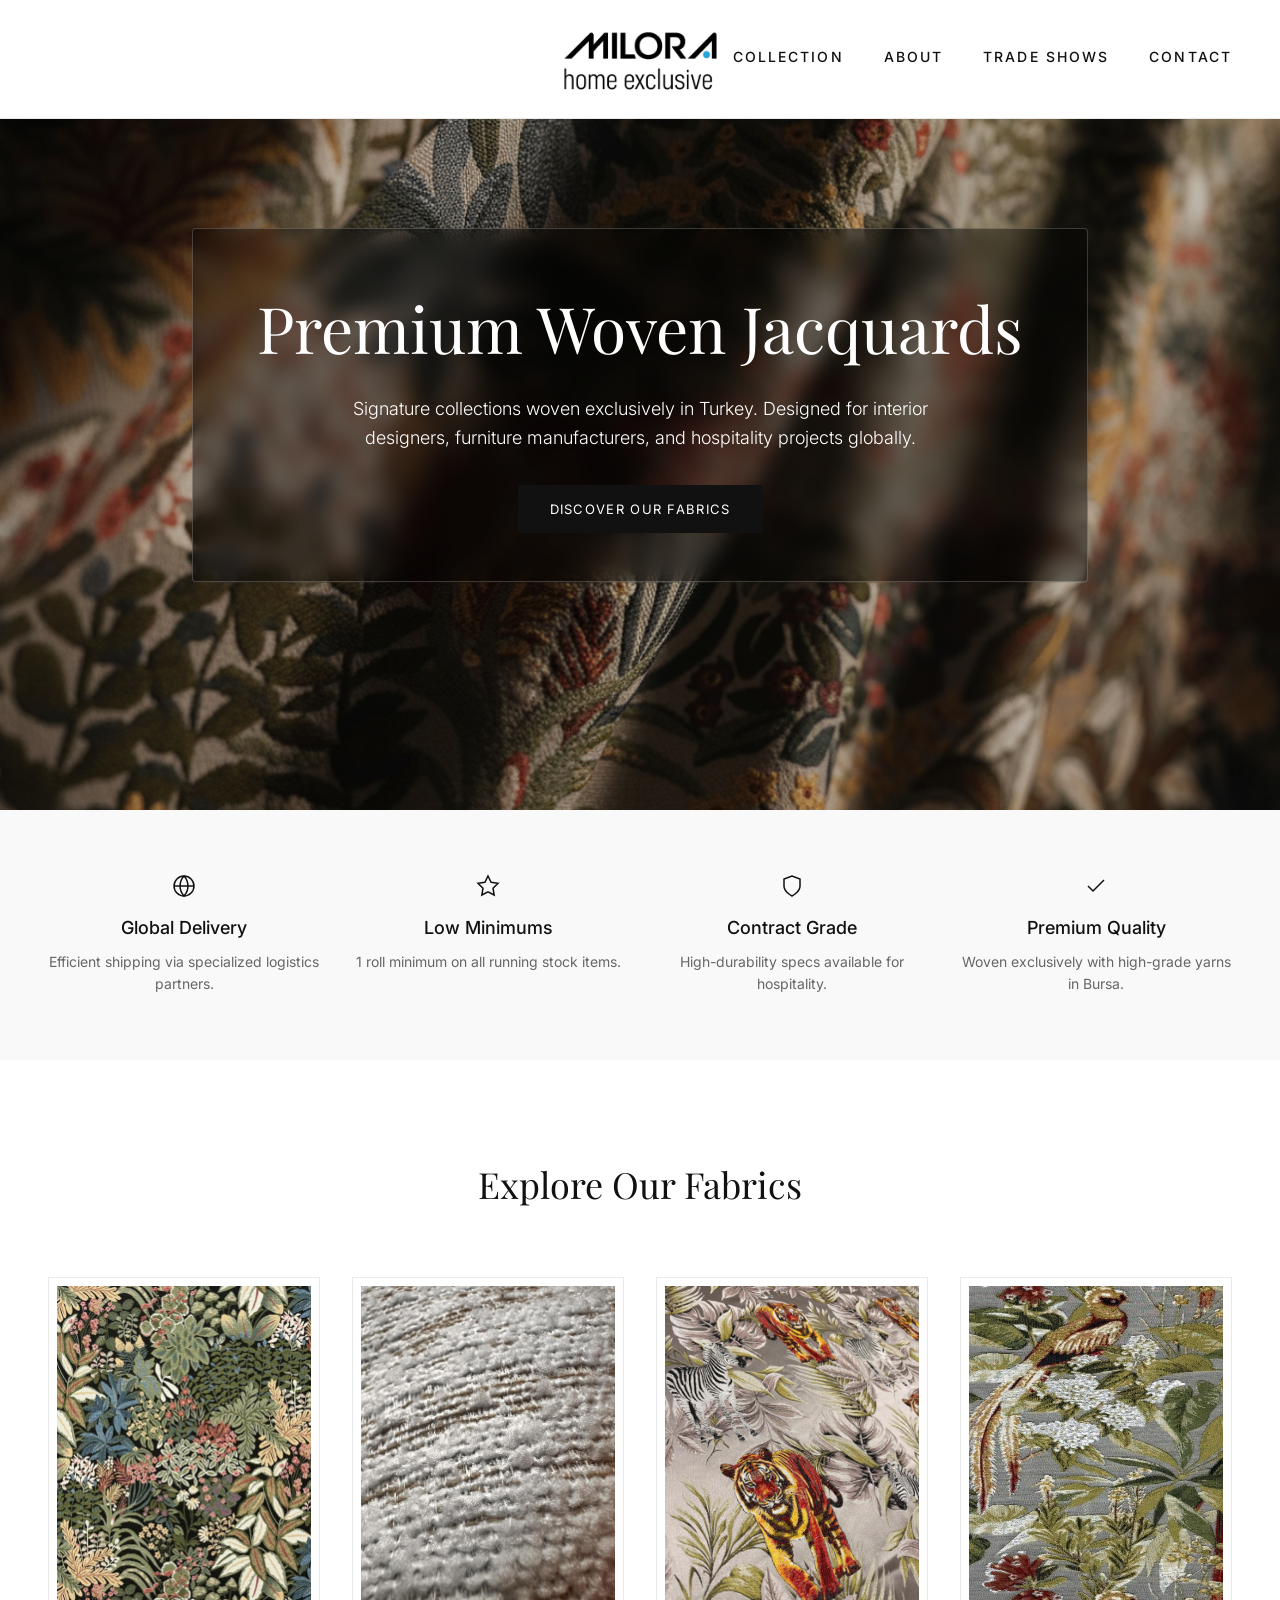
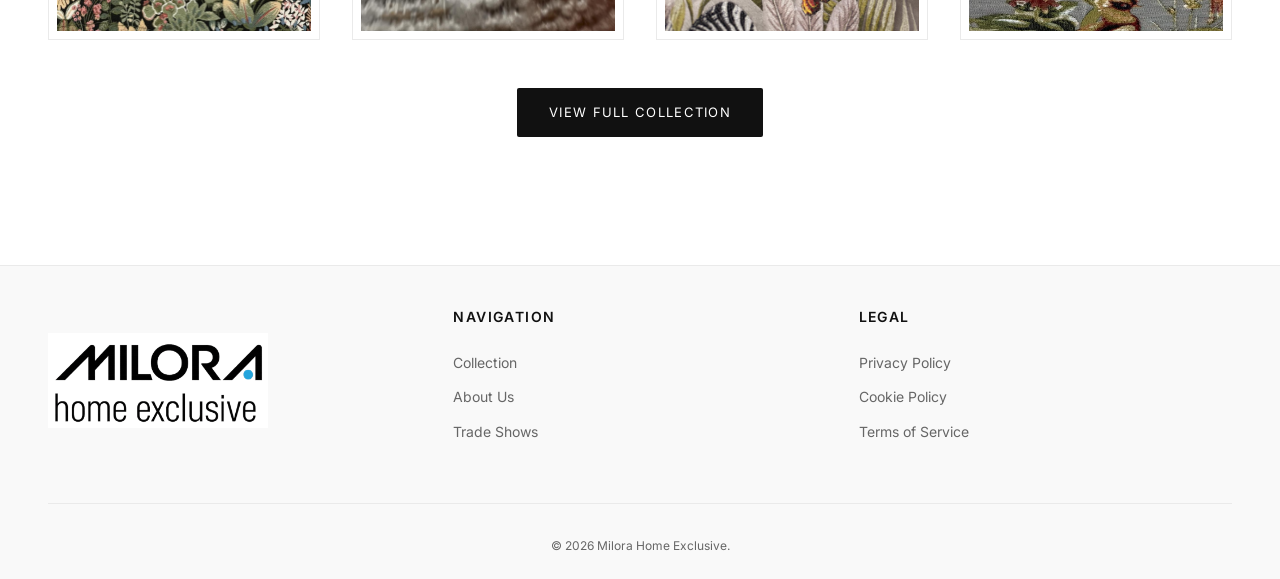
<file: index.html>
<!DOCTYPE html>
<html lang="en">
<head>
  <meta charset="UTF-8">
  <title>Milora Home Exclusive</title>
  <meta name="viewport" content="width=device-width, initial-scale=1">
  <link rel="stylesheet" href="css/style.css">
</head>
<body>

  <!-- Navigation -->
  <nav class="nav">
    <a href="index.html" class="nav-brand">
      <img src="images/logo.png" alt="Milora Home" class="nav-logo">
    </a>
    <div class="nav-links">
      <a href="products.html">Collection</a>
      <a href="about.html">About</a>
      <a href="fairs.html">Trade Shows</a>
      <a href="contact.html">Contact</a>
    </div>
  </nav>

  <!-- Hero Section -->
  <header class="hero">
    <img src="images/home.png" alt="Premium Woven Fabrics" class="hero-img">
    <div class="hero-content fade-up">
      <h1>Premium Woven Jacquards</h1>
      <p>Signature collections woven exclusively in Turkey. Designed for interior designers, furniture manufacturers, and hospitality projects globally.</p>
      <a href="products.html" class="btn-primary">Discover our fabrics</a>
    </div>
  </header>

  <!-- Unique Selling Propositions -->
  <section class="usps fade-up">
    <div class="usp-item fade-up">
      <svg width="24" height="24" viewBox="0 0 24 24" fill="none" stroke="currentColor" stroke-width="1.5" style="margin: 0 auto 16px; display: block; color: var(--fg);"><circle cx="12" cy="12" r="10"/><path d="M12 2a15.3 15.3 0 0 1 4 10 15.3 15.3 0 0 1-4 10 15.3 15.3 0 0 1-4-10 15.3 15.3 0 0 1 4-10z"/><path d="M2 12h20"/></svg>
      <h3>Global Delivery</h3>
      <p>Efficient shipping via specialized logistics partners.</p>
    </div>
    <div class="usp-item fade-up">
      <svg width="24" height="24" viewBox="0 0 24 24" fill="none" stroke="currentColor" stroke-width="1.5" style="margin: 0 auto 16px; display: block; color: var(--fg);"><polygon points="12 2 15.09 8.26 22 9.27 17 14.14 18.18 21.02 12 17.77 5.82 21.02 7 14.14 2 9.27 8.91 8.26 12 2"/></svg>
      <h3>Low Minimums</h3>
      <p>1 roll minimum on all running stock items.</p>
    </div>
    <div class="usp-item fade-up">
      <svg width="24" height="24" viewBox="0 0 24 24" fill="none" stroke="currentColor" stroke-width="1.5" style="margin: 0 auto 16px; display: block; color: var(--fg);"><path d="M12 22s8-4 8-10V5l-8-3-8 3v7c0 6 8 10 8 10z"/></svg>
      <h3>Contract Grade</h3>
      <p>High-durability specs available for hospitality.</p>
    </div>
    <div class="usp-item fade-up">
      <svg width="24" height="24" viewBox="0 0 24 24" fill="none" stroke="currentColor" stroke-width="1.5" style="margin: 0 auto 16px; display: block; color: var(--fg);"><polyline points="20 6 9 17 4 12"/></svg>
      <h3>Premium Quality</h3>
      <p>Woven exclusively with high-grade yarns in Bursa.</p>
    </div>
  </section>

  <!-- Explore Our Fabrics -->
  <section class="featured fade-up" style="text-align: center;">
    <h2 class="section-title">Explore Our Fabrics</h2>
    <div class="showcase-grid">
      <div class="showcase-img">
        <img src="images/botanical-archive-002-3733.jpg" alt="Botanical Jacquard">
      </div>
      <div class="showcase-img">
        <img src="images/hm-030.jpg" alt="Plain Texture">
      </div>
      <div class="showcase-img">
        <img src="images/tiger.jpg" alt="Tiger Pattern Jacquard">
      </div>
      <div class="showcase-img">
        <img src="images/jungle-02.jpg" alt="Jungle Pattern Jacquard">
      </div>
    </div>
    <div>
      <a href="products.html" class="btn-primary" style="display: inline-block;">View Full Collection</a>
    </div>
  </section>

          <!-- Footer -->
  <footer class="footer">
    <div class="footer-content">
      <div class="footer-col" style="display: flex; align-items: center;">
        <img src="images/logo.png" alt="Milora Home" style="width: 100%; max-width: 220px; height: auto;">
      </div>
      <div class="footer-col">
        <h4>Navigation</h4>
        <a href="products.html">Collection</a>
        <a href="about.html">About Us</a>
        <a href="fairs.html">Trade Shows</a>
      </div>
      <div class="footer-col">
        <h4>Legal</h4>
        <a href="#">Privacy Policy</a>
        <a href="#">Cookie Policy</a>
        <a href="#">Terms of Service</a>
      </div>
    </div>
    <div class="footer-bottom">
      &copy; 2026 Milora Home Exclusive.
    </div>
  </footer>

</body>
</html>
</file>
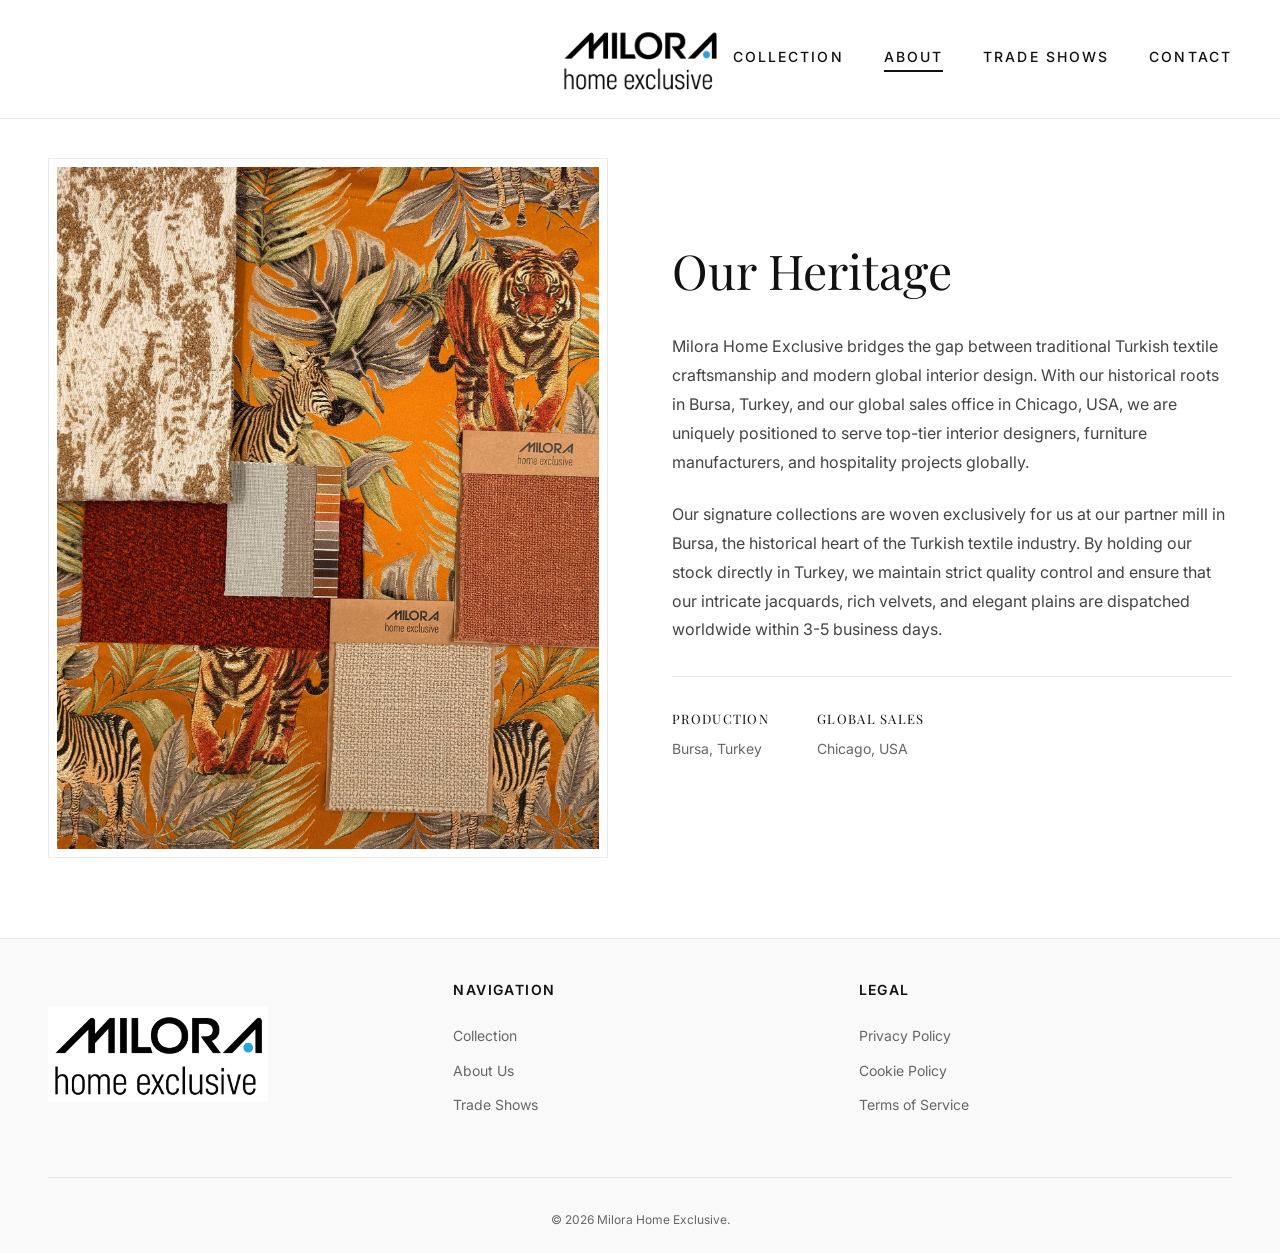
<file: about.html>
<!DOCTYPE html>
<html lang="en">
<head>
  <meta charset="UTF-8">
  <title>About - Milora Home</title>
  <meta name="viewport" content="width=device-width, initial-scale=1">
  <link rel="stylesheet" href="css/style.css">
</head>
<body>

  <!-- Navigation -->
  <nav class="nav">
    <a href="index.html" class="nav-brand">
      <img src="images/logo.png" alt="Milora Home" class="nav-logo">
    </a>
    <div class="nav-links">
      <a href="products.html">Collection</a>
      <a href="about.html" class="active">About</a>
      <a href="fairs.html">Trade Shows</a>
      <a href="contact.html">Contact</a>
    </div>
  </nav>

  <div class="nav-space"></div>

  <div class="container fade-up">
    <main class="content-page" style="max-width: 1200px; padding: 48px 0;">
      
      <div style="display: grid; grid-template-columns: 1fr 1fr; gap: 64px; align-items: center;">
        
        <!-- Left Side: Image -->
        <div>
          <img src="images/IMG-20251115-WA0005.jpg" alt="Milora Home Showroom" style="width: 100%; object-fit: cover; aspect-ratio: 4/5; border: 1px solid var(--border); padding: 8px; background: #fff;">
        </div>

        <!-- Right Side: Story -->
        <div style="text-align: left;">
          <h1 style="text-align: left; margin-bottom: 24px; font-size: 48px;">Our Heritage</h1>
          <p style="font-size: 16px; margin-bottom: 24px; color: #444; line-height: 1.8;">
            Milora Home Exclusive bridges the gap between traditional Turkish textile craftsmanship and modern global interior design. With our historical roots in Bursa, Turkey, and our global sales office in Chicago, USA, we are uniquely positioned to serve top-tier interior designers, furniture manufacturers, and hospitality projects globally.
          </p>
          <p style="font-size: 16px; margin-bottom: 32px; color: #444; line-height: 1.8;">
            Our signature collections are woven exclusively for us at our partner mill in Bursa, the historical heart of the Turkish textile industry. By holding our stock directly in Turkey, we maintain strict quality control and ensure that our intricate jacquards, rich velvets, and elegant plains are dispatched worldwide within 3-5 business days.
          </p>
          
          <div style="border-top: 1px solid var(--border); padding-top: 32px; display: flex; gap: 48px;">
            <div>
              <h4 style="font-size: 13px; text-transform: uppercase; letter-spacing: 0.1em; color: var(--fg); margin-bottom: 8px;">Production</h4>
              <p style="font-size: 14px; color: var(--muted);">Bursa, Turkey</p>
            </div>
            <div>
              <h4 style="font-size: 13px; text-transform: uppercase; letter-spacing: 0.1em; color: var(--fg); margin-bottom: 8px;">Global Sales</h4>
              <p style="font-size: 14px; color: var(--muted);">Chicago, USA</p>
            </div>
          </div>

        </div>

      </div>
    </main>
  </div>

          <!-- Footer -->
  <footer class="footer">
    <div class="footer-content">
      <div class="footer-col" style="display: flex; align-items: center;">
        <img src="images/logo.png" alt="Milora Home" style="width: 100%; max-width: 220px; height: auto;">
      </div>
      <div class="footer-col">
        <h4>Navigation</h4>
        <a href="products.html">Collection</a>
        <a href="about.html">About Us</a>
        <a href="fairs.html">Trade Shows</a>
      </div>
      <div class="footer-col">
        <h4>Legal</h4>
        <a href="#">Privacy Policy</a>
        <a href="#">Cookie Policy</a>
        <a href="#">Terms of Service</a>
      </div>
    </div>
    <div class="footer-bottom">
      &copy; 2026 Milora Home Exclusive.
    </div>
  </footer>

</body>
</html>
</file>
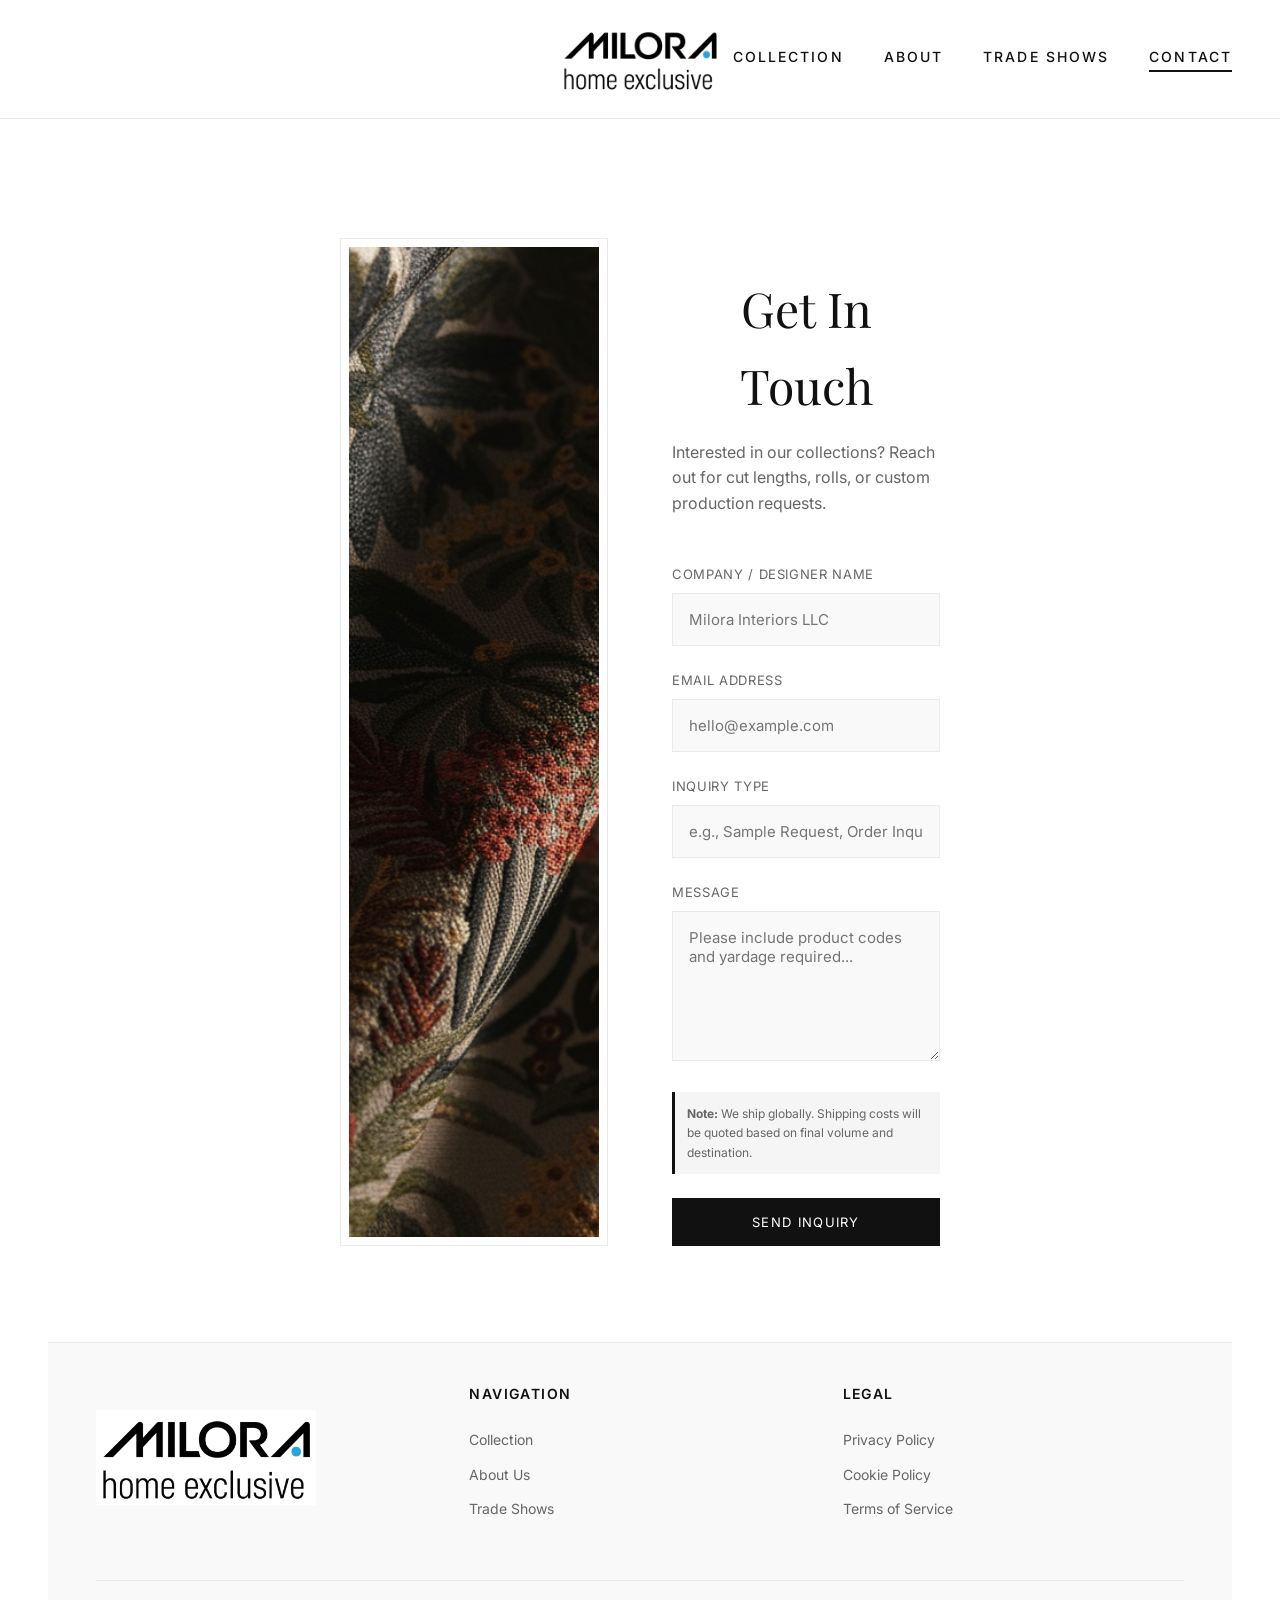
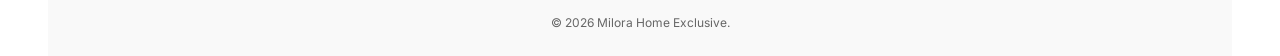
<file: contact.html>
<!DOCTYPE html>
<html lang="en">
<head>
  <meta charset="UTF-8">
  <title>Contact Us - Milora Home</title>
  <meta name="viewport" content="width=device-width, initial-scale=1">
  <link rel="stylesheet" href="css/style.css">
  <script src="js/data.js"></script>
</head>
<body>

  <!-- Navigation -->
  <nav class="nav">
    <a href="index.html" class="nav-brand">
      <img src="images/logo.png" alt="Milora Home" class="nav-logo">
    </a>
    <div class="nav-links">
      <a href="products.html">Collection</a>
      <a href="about.html">About</a>
      <a href="fairs.html">Trade Shows</a>
      <a href="contact.html" class="active">Contact</a>
    </div>
  </nav>

  <div class="nav-space"></div>

  <div class="container fade-up">
    <div class="form-layout">
    <div style="display: grid; grid-template-columns: 1fr 1fr; gap: 64px; align-items: stretch; padding: 64px 0;">
      
      <!-- Left Side: Image -->
      <div>
        <img src="images/home.png" alt="Milora Home Interior" style="width: 100%; height: 100%; object-fit: cover; aspect-ratio: 4/5; border: 1px solid var(--border); padding: 8px; background: #fff;">
      </div>

      <!-- Right Side: Contact Form -->
      <div style="padding-top: 32px;">
        <h1 style="font-size: 48px; margin-bottom: 16px;">Get In Touch</h1>
        <p style="color: var(--muted); margin-bottom: 48px;">Interested in our collections? Reach out for cut lengths, rolls, or custom production requests.</p>
        
        <form>
          <div class="form-group">
            <label for="name">Company / Designer Name</label>
            <input type="text" id="name" class="form-control" placeholder="Milora Interiors LLC" required>
          </div>
          <div class="form-group">
            <label for="email">Email Address</label>
            <input type="email" id="email" class="form-control" placeholder="hello@example.com" required>
          </div>
          <div class="form-group">
            <label for="subject">Inquiry Type</label>
            <input type="text" id="subject" class="form-control" placeholder="e.g., Sample Request, Order Inquiry" required>
          </div>
          <div class="form-group">
            <label for="message">Message</label>
            <textarea id="message" class="form-control" placeholder="Please include product codes and yardage required..." required></textarea>
          </div>
          <div class="shipping-disclaimer">
            <strong>Note:</strong> We ship globally. Shipping costs will be quoted based on final volume and destination.
          </div>
          <button type="submit" class="btn-dark" style="cursor:pointer; border:none; padding:16px 32px;">Send Inquiry</button>
        </form>
      </div>

    </div>
  </div>

          <!-- Footer -->
  <footer class="footer">
    <div class="footer-content">
      <div class="footer-col" style="display: flex; align-items: center;">
        <img src="images/logo.png" alt="Milora Home" style="width: 100%; max-width: 220px; height: auto;">
      </div>
      <div class="footer-col">
        <h4>Navigation</h4>
        <a href="products.html">Collection</a>
        <a href="about.html">About Us</a>
        <a href="fairs.html">Trade Shows</a>
      </div>
      <div class="footer-col">
        <h4>Legal</h4>
        <a href="#">Privacy Policy</a>
        <a href="#">Cookie Policy</a>
        <a href="#">Terms of Service</a>
      </div>
    </div>
    <div class="footer-bottom">
      &copy; 2026 Milora Home Exclusive.
    </div>
  </footer>

  <script>
    if (window.CONTACT) {
      document.getElementById('contact-info').innerHTML = `
        Email us at <a href="mailto:${window.CONTACT.email}" style="color:var(--fg); font-weight:500;">${window.CONTACT.email}</a><br>
        Call us at ${window.CONTACT.phone}<br>
        Offices in ${window.CONTACT.address} and Bursa, Turkey
      `;
    }

    // Auto-fill logic for Sample Requests
    const params = new URLSearchParams(window.location.search);
    const sampleId = params.get("sample");
    
    if (sampleId && window.FABRICS) {
      const fabric = window.FABRICS.find(f => f.id === sampleId);
      if (fabric) {
        document.getElementById('sample-disclaimer').style.display = 'block';
        document.getElementById('message-box').value = `Hello,\n\nI would like to request a sample of the following fabric:\n\nName: ${fabric.name}\nCode: ${fabric.code}\nCollection: ${fabric.collection}\n\nPlease let me know the shipping costs to my address.\n\nThank you!`;
      }
    }
  </script>

</body>
</html>
</file>
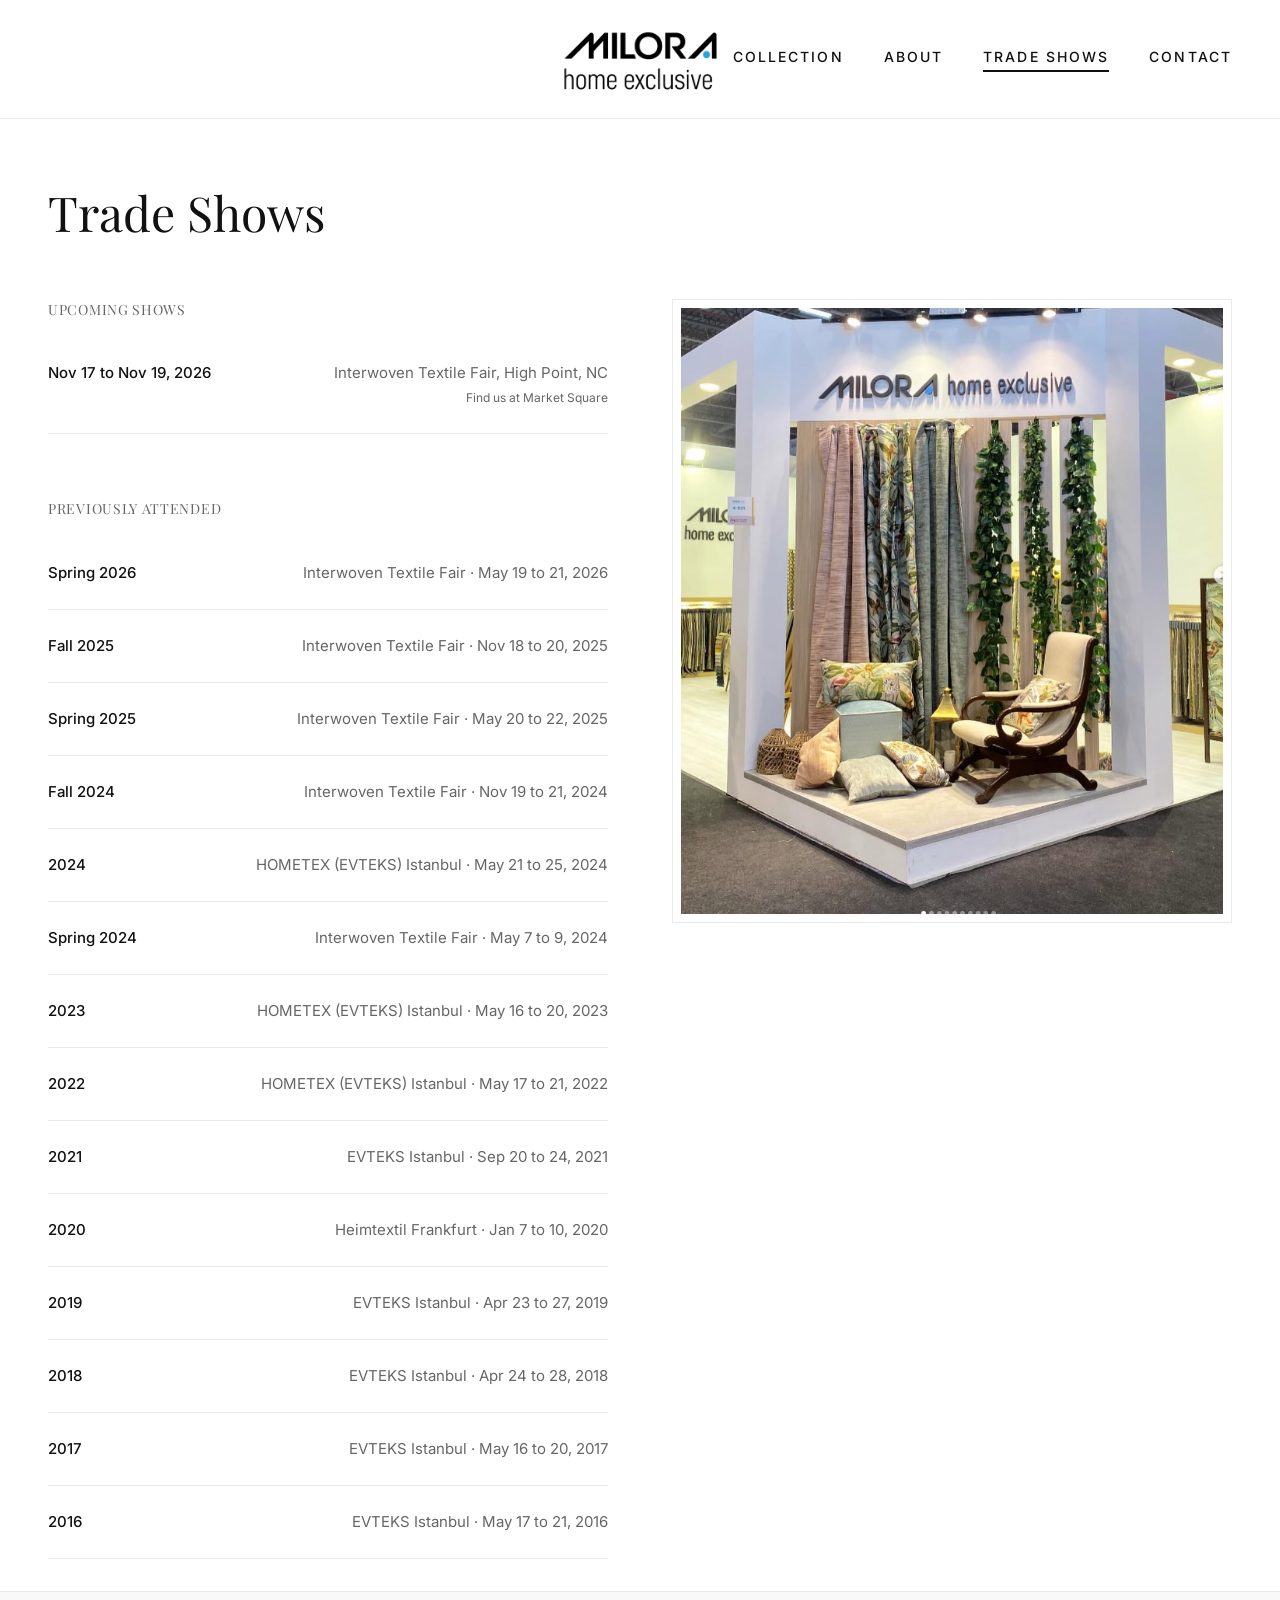
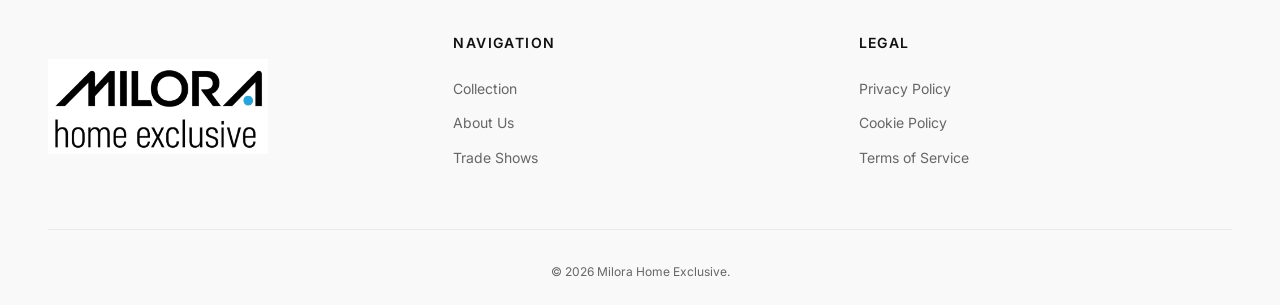
<file: fairs.html>
<!DOCTYPE html>
<html lang="en">
<head>
  <meta charset="UTF-8">
  <title>Trade Shows - Milora Home</title>
  <meta name="viewport" content="width=device-width, initial-scale=1">
  <link rel="stylesheet" href="css/style.css">
  <script src="js/data.js"></script>
</head>
<body>

  <!-- Navigation -->
  <nav class="nav">
    <a href="index.html" class="nav-brand">
      <img src="images/logo.png" alt="Milora Home" class="nav-logo">
    </a>
    <div class="nav-links">
      <a href="products.html">Collection</a>
      <a href="about.html">About</a>
      <a href="fairs.html" class="active">Trade Shows</a>
      <a href="contact.html">Contact</a>
    </div>
  </nav>

  <div class="nav-space"></div>

  <div class="container fade-up">
    <main class="content-page" id="fairs-container" style="max-width: 1200px; text-align: left;">
      <h1 style="text-align: left; margin-bottom: 48px;">Trade Shows</h1>
      
      <div style="display: grid; grid-template-columns: 1fr 1fr; gap: 64px; align-items: start;">
        <!-- Left Side: Lists -->
        <div>
          <h4 style="font-size:14px; text-transform:uppercase; letter-spacing:0.05em; color:var(--muted); margin-bottom:16px;">Upcoming Shows</h4>
          <ul class="contact-list" id="upcoming-list" style="margin-top:0; margin-bottom:64px;">
            <!-- Generated by JS -->
          </ul>

          <h4 style="font-size:14px; text-transform:uppercase; letter-spacing:0.05em; color:var(--muted); margin-bottom:16px;">Previously Attended</h4>
          <ul class="contact-list" id="past-list" style="margin-top:0;">
            <!-- Generated by JS -->
          </ul>
        </div>

        <!-- Right Side: Image -->
        <div>
          <img src="images/evteks.png" alt="Evteks Trade Show" style="width: 100%; border: 1px solid var(--border); padding: 8px; background: #fff;">
        </div>
      </div>
    </main>
  </div>

  <script>
    if (window.SHOWS && window.PAST_SHOWS) {
      document.getElementById('upcoming-list').innerHTML = window.SHOWS.map(s => `
        <li>
          <span class="k">${s.dates}</span>
          <span class="v">${s.name}, ${s.city}<br><span style="font-size:12px; color:var(--muted);">${s.note || ""}</span></span>
        </li>
      `).join("");

      document.getElementById('past-list').innerHTML = window.PAST_SHOWS.map(p => `
        <li>
          <span class="k">${p.edition}</span>
          <span class="v">${p.name} · ${p.dates}</span>
        </li>
      `).join("");
    }
  </script>

          <!-- Footer -->
  <footer class="footer">
    <div class="footer-content">
      <div class="footer-col" style="display: flex; align-items: center;">
        <img src="images/logo.png" alt="Milora Home" style="width: 100%; max-width: 220px; height: auto;">
      </div>
      <div class="footer-col">
        <h4>Navigation</h4>
        <a href="products.html">Collection</a>
        <a href="about.html">About Us</a>
        <a href="fairs.html">Trade Shows</a>
      </div>
      <div class="footer-col">
        <h4>Legal</h4>
        <a href="#">Privacy Policy</a>
        <a href="#">Cookie Policy</a>
        <a href="#">Terms of Service</a>
      </div>
    </div>
    <div class="footer-bottom">
      &copy; 2026 Milora Home Exclusive.
    </div>
  </footer>

</body>
</html>
</file>
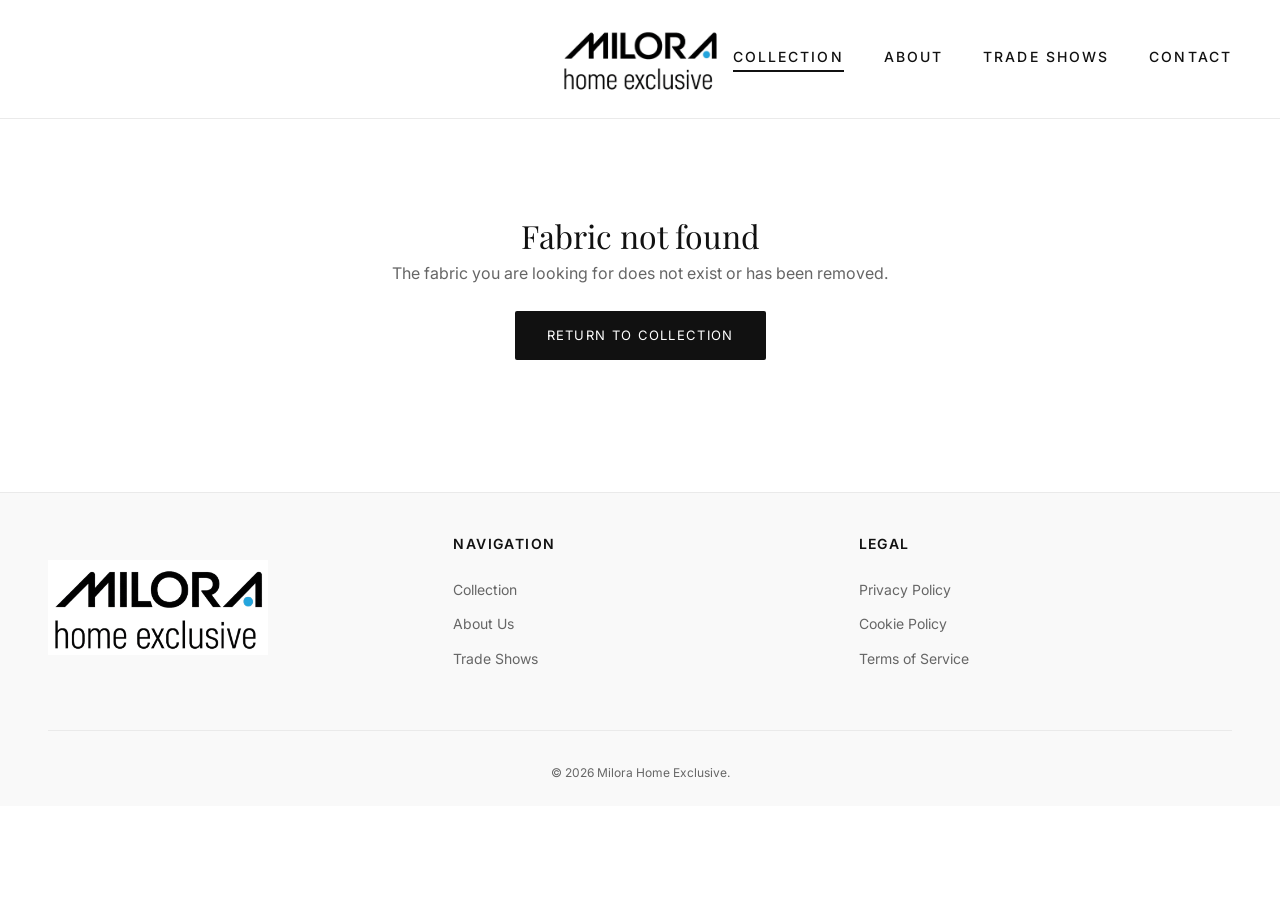
<file: product.html>
<!DOCTYPE html>
<html lang="en">
<head>
  <meta charset="UTF-8">
  <title>Fabric Detail - Milora Home</title>
  <meta name="viewport" content="width=device-width, initial-scale=1">
  <link rel="stylesheet" href="css/style.css">
  <script src="js/data.js"></script>
</head>
<body>

  <!-- Navigation -->
  <nav class="nav">
    <a href="index.html" class="nav-brand">
      <img src="images/logo.png" alt="Milora Home" class="nav-logo">
    </a>
    <div class="nav-links">
      <a href="products.html" class="active">Collection</a>
      <a href="about.html">About</a>
      <a href="fairs.html">Trade Shows</a>
      <a href="contact.html">Contact</a>
    </div>
  </nav>

  <div class="nav-space"></div>

  <div class="container fade-up" id="detail-container">
    <!-- Generated by JS -->
  </div>

  <script>
    const params = new URLSearchParams(window.location.search);
    const id = params.get("id");
    const container = document.getElementById("detail-container");
    const f = window.FABRICS ? window.FABRICS.find(x => x.id === id) : null;

    if (f) {
      document.title = `${f.name} - Milora Home`;
      
      const specs = [
        { k: "Composition", v: f.composition },
        { k: "Weight", v: f.weight },
        { k: "Width", v: f.width },
        { k: "Martindale", v: f.martindale },
        { k: "Minimum Order", v: f.minOrder },
        { k: "Lead Time", v: f.leadTime }
      ].filter(x => x.v); // Only show defined specs

      const specRows = specs.map(s => `
        <div class="spec-row">
          <span class="spec-k">${s.k}</span>
          <span class="spec-v">${s.v}</span>
        </div>
      `).join("");

      container.innerHTML = `
        <a class="back" href="products.html" style="display:inline-block; margin: 32px 0 0 0; color:var(--muted);">← Back to Collection</a>
        <div class="detail-layout">
          <div>
            <img src="${f.image}" alt="${f.name}" class="detail-img">
          </div>
          <div class="detail-info">
            <h1>${f.name}</h1>
            <p style="color:var(--muted); font-size:14px; margin-bottom:8px;">REF: ${f.code}</p>
            <span class="coll">Collection: ${f.collection}</span>
            
            <div class="specs">
              ${specRows}
            </div>

            <a class="btn-dark" href="contact.html?sample=${encodeURIComponent(f.id)}">Request a Sample</a>
            <p class="trade-note">We provide samples for free, however shipping costs are covered by the client.<br>Shipped worldwide from our facilities in Turkey. Trade inquiries welcome.</p>
          </div>
        </div>
      `;
    } else {
      container.innerHTML = `
        <div style="padding: 100px 0; text-align: center;">
          <h1>Fabric not found</h1>
          <p style="color:var(--muted); margin-bottom: 24px;">The fabric you are looking for does not exist or has been removed.</p>
          <a href="products.html" class="btn-primary" style="background:var(--fg); color:#fff;">Return to Collection</a>
        </div>
      `;
    }
  </script>

          <!-- Footer -->
  <footer class="footer">
    <div class="footer-content">
      <div class="footer-col" style="display: flex; align-items: center;">
        <img src="images/logo.png" alt="Milora Home" style="width: 100%; max-width: 220px; height: auto;">
      </div>
      <div class="footer-col">
        <h4>Navigation</h4>
        <a href="products.html">Collection</a>
        <a href="about.html">About Us</a>
        <a href="fairs.html">Trade Shows</a>
      </div>
      <div class="footer-col">
        <h4>Legal</h4>
        <a href="#">Privacy Policy</a>
        <a href="#">Cookie Policy</a>
        <a href="#">Terms of Service</a>
      </div>
    </div>
    <div class="footer-bottom">
      &copy; 2026 Milora Home Exclusive.
    </div>
  </footer>

</body>
</html>
</file>
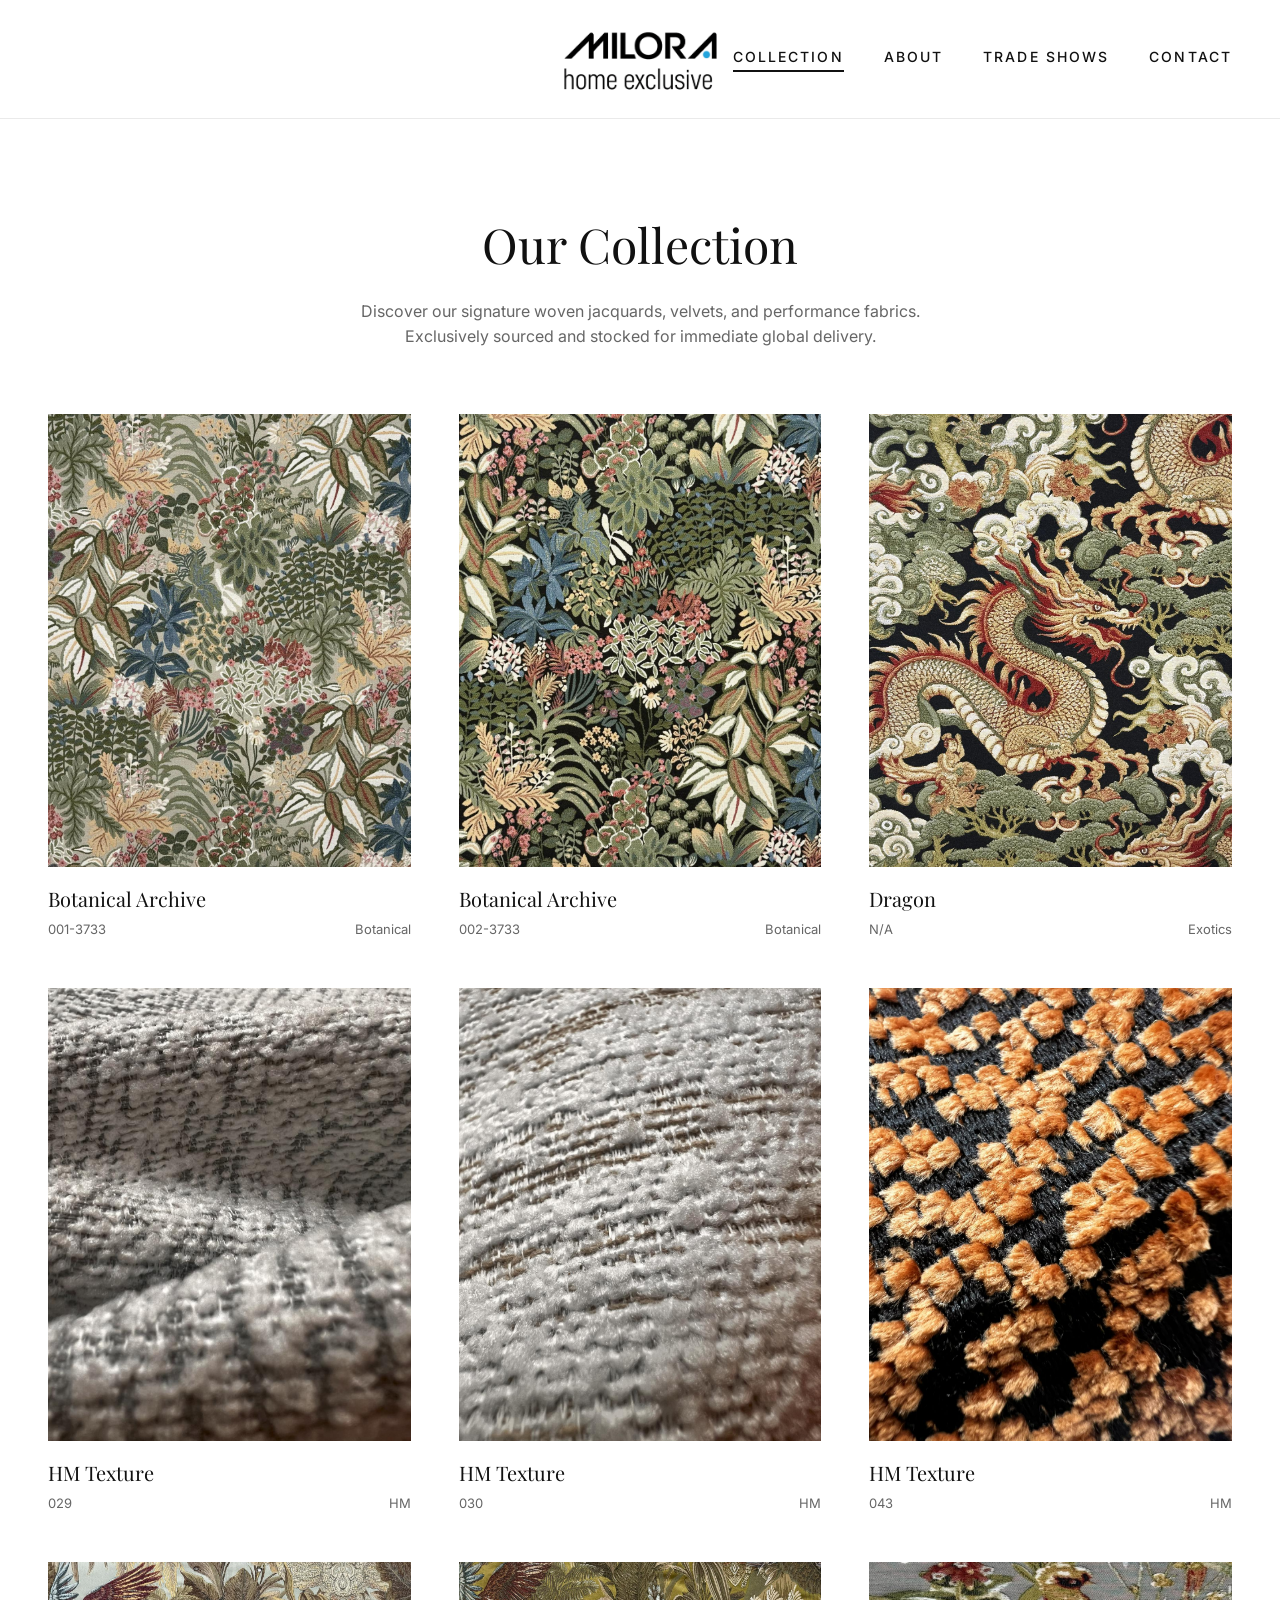
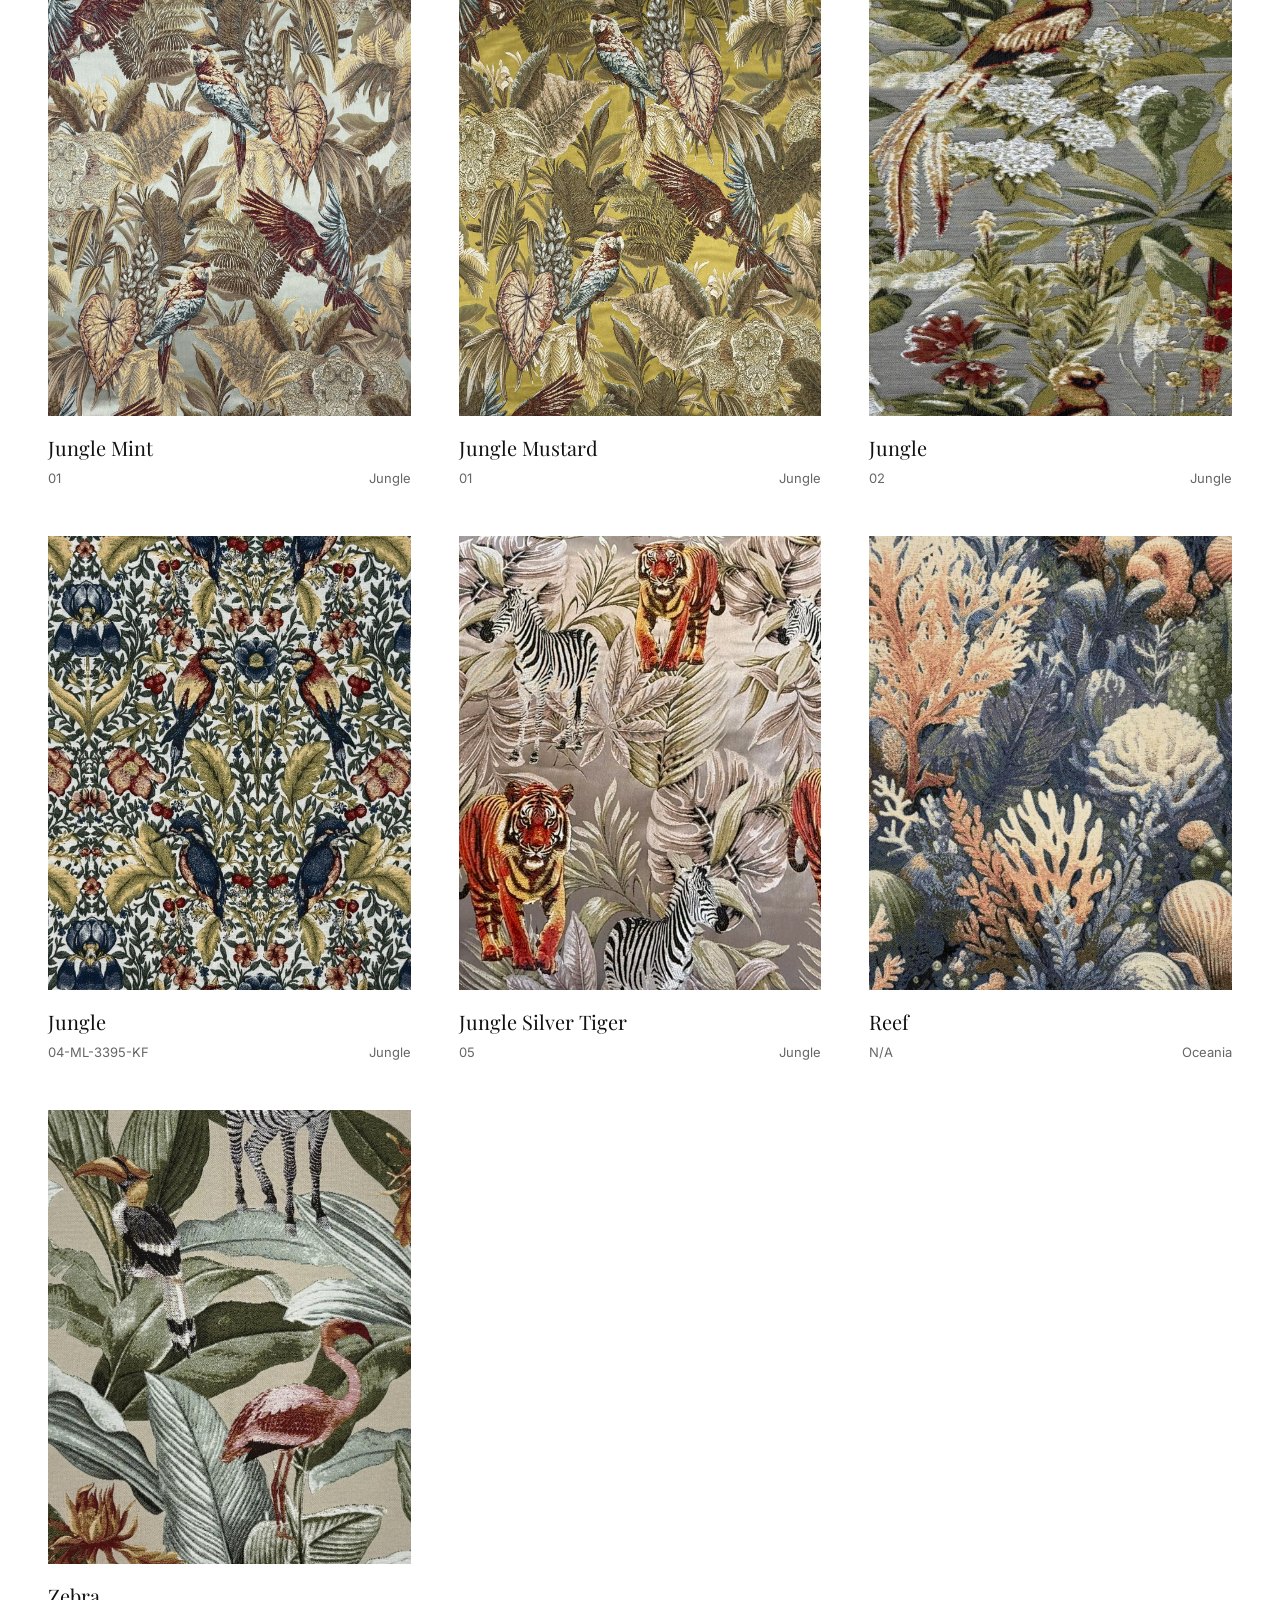
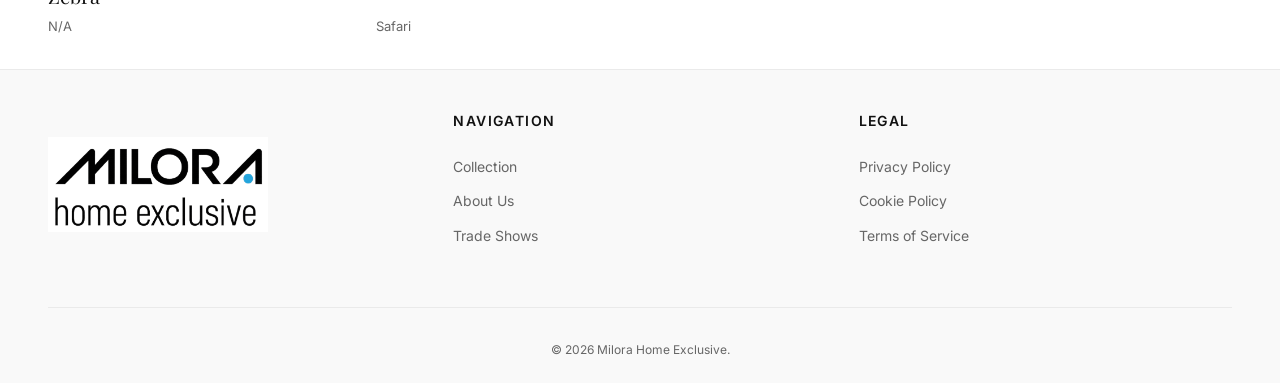
<file: products.html>
<!DOCTYPE html>
<html lang="en">
<head>
  <meta charset="UTF-8">
  <title>Collection - Milora Home</title>
  <meta name="viewport" content="width=device-width, initial-scale=1">
  <link rel="stylesheet" href="css/style.css">
  <script src="js/data.js"></script>
</head>
<body>

  <!-- Navigation -->
  <nav class="nav">
    <a href="index.html" class="nav-brand">
      <img src="images/logo.png" alt="Milora Home" class="nav-logo">
    </a>
    <div class="nav-links">
      <a href="products.html" class="active">Collection</a>
      <a href="about.html">About</a>
      <a href="fairs.html">Trade Shows</a>
      <a href="contact.html">Contact</a>
    </div>
  </nav>

  <div class="nav-space"></div>

  <div class="container">
    <header class="gallery-header fade-up">
      <h1>Our Collection</h1>
      <p>Discover our signature woven jacquards, velvets, and performance fabrics. Exclusively sourced and stocked for immediate global delivery.</p>
    </header>

    <div class="grid fade-up" id="gallery-grid">
      <!-- Generated by JS -->
    </div>
  </div>

          <!-- Footer -->
  <footer class="footer">
    <div class="footer-content">
      <div class="footer-col" style="display: flex; align-items: center;">
        <img src="images/logo.png" alt="Milora Home" style="width: 100%; max-width: 220px; height: auto;">
      </div>
      <div class="footer-col">
        <h4>Navigation</h4>
        <a href="products.html">Collection</a>
        <a href="about.html">About Us</a>
        <a href="fairs.html">Trade Shows</a>
      </div>
      <div class="footer-col">
        <h4>Legal</h4>
        <a href="#">Privacy Policy</a>
        <a href="#">Cookie Policy</a>
        <a href="#">Terms of Service</a>
      </div>
    </div>
    <div class="footer-bottom">
      &copy; 2026 Milora Home Exclusive.
    </div>
  </footer>

  <script>
    const grid = document.getElementById('gallery-grid');
    if (window.FABRICS) {
      grid.innerHTML = window.FABRICS.map(f => `
        <a class="card fade-up" href="product.html?id=${encodeURIComponent(f.id)}">
          <div class="img-wrap"><img src="${f.image}" alt="${f.name}"></div>
          <div class="name">${f.name}</div>
          <div class="meta">
            <span>${f.code}</span>
            <span>${f.collection}</span>
          </div>
        </a>
      `).join("");
    }
  </script>

</body>
</html>
</file>
<file: css/style.css>
@import url('https://fonts.googleapis.com/css2?family=Inter:wght@300;400;500&family=Playfair+Display:ital,wght@0,400;0,600;1,400&display=swap');

:root {
  --bg: #ffffff;
  --fg: #111111;
  --muted: #666666;
  --border: #eaeaea;
  --bg-secondary: #f9f9f9;
  --hover-tint: #f5f5f5;
  --accent: #2d3a52; /* Symphony Mills-inspired dark blue/charcoal for strong USPs */
}

* { box-sizing: border-box; margin: 0; padding: 0; }
body {
  font-family: 'Inter', sans-serif;
  background: var(--bg);
  color: var(--fg);
  line-height: 1.6;
  -webkit-font-smoothing: antialiased;
}
h1, h2, h3, h4, h5 { font-family: 'Playfair Display', serif; font-weight: 400; }
a { color: inherit; text-decoration: none; }
img { max-width: 100%; display: block; }
button, input, textarea { font-family: inherit; }

/* ── Navigation ── */
.nav {
  position: fixed;
  top: 0; left: 0; width: 100%;
  background: #ffffff;
  z-index: 100;
  display: grid;
  grid-template-columns: 1fr auto 1fr;
  align-items: center;
  padding: 24px 48px;
  border-bottom: 1px solid var(--border);
}
.nav-brand { grid-column: 2; display: flex; justify-content: center; align-items: center; }
.nav-logo { height: 70px; width: auto; display: block; }
.nav-links { grid-column: 3; display: flex; justify-content: flex-end; gap: 40px; font-size: 14px; text-transform: uppercase; letter-spacing: 0.15em; font-weight: 500; align-items: center; }
.nav-links a { 
  color: var(--fg); 
  text-decoration: none;
  position: relative;
  padding-bottom: 4px;
}
.nav-links a::after {
  content: '';
  position: absolute;
  width: 100%;
  height: 2px;
  bottom: 0;
  left: 0;
  background-color: var(--fg);
  transform: scaleX(0);
  transform-origin: bottom right;
  transition: transform 0.3s ease-out;
}
.nav-links a:hover::after, .nav-links a.active::after {
  transform: scaleX(1);
  transform-origin: bottom left;
}
.nav-space { height: 110px; } /* Increased to accommodate larger logo */

/* ── Footer ── */
.footer {
  border-top: 1px solid var(--border);
  padding: 40px 48px 24px;
  margin-top: 32px;
  background: var(--bg-secondary);
}
.footer-content {
  display: grid;
  grid-template-columns: repeat(3, 1fr);
  gap: 32px;
  max-width: 1200px;
  margin: 0 auto 48px;
  text-align: left;
}
.footer-col h4 { font-family: 'Inter', sans-serif; font-size: 14px; font-weight: 600; text-transform: uppercase; letter-spacing: 0.1em; margin-bottom: 24px; }
.footer-col p { color: var(--muted); font-size: 14px; }
.footer-col a { display: block; color: var(--muted); font-size: 14px; margin-bottom: 12px; transition: color 0.3s; }
.footer-col a:hover { color: var(--fg); }
.footer-bottom {
  text-align: center;
  font-size: 12px;
  color: var(--muted);
  border-top: 1px solid var(--border);
  padding-top: 32px;
  max-width: 1200px;
  margin: 0 auto;
}

/* ── Layout & Utils ── */
.container { max-width: 1400px; margin: 0 auto; padding: 0 48px; }
.section { padding: 96px 0; }
.text-center { text-align: center; }

/* Simple Load Animation */
@keyframes fadeUp {
  0% { opacity: 0; transform: translateY(20px); }
  100% { opacity: 1; transform: translateY(0); }
}
.fade-up { animation: fadeUp 1s cubic-bezier(0.16, 1, 0.3, 1) forwards; }

/* ── Landing Page (index.html) ── */
.hero {
  position: relative;
  height: 90vh;
  display: flex;
  align-items: center;
  justify-content: center;
  overflow: hidden;
}
.hero-img {
  position: absolute; top: 0; left: 0; width: 100%; height: 100%;
  object-fit: cover;
  animation: slowZoom 30s linear infinite alternate;
  z-index: -1;
  filter: brightness(0.8);
}
@keyframes slowZoom { from { transform: scale(1); } to { transform: scale(1.1); } }
.hero-content {
  text-align: center;
  color: #fff;
  z-index: 1;
  background: rgba(0, 0, 0, 0.4);
  backdrop-filter: blur(10px);
  padding: 48px 64px;
  border-radius: 4px;
  border: 1px solid rgba(255, 255, 255, 0.2);
}
.hero-logo { max-width: 400px; margin: 0 auto 32px; display: block; filter: drop-shadow(0 4px 6px rgba(0,0,0,0.5)); }
.hero-content h1 { font-size: 64px; margin-bottom: 16px; }
.hero-content p { font-size: 18px; max-width: 600px; margin: 0 auto 32px; font-weight: 300; }
.btn-primary {
  display: inline-block;
  background: var(--fg); color: #fff;
  padding: 14px 32px;
  font-size: 13px; text-transform: uppercase; letter-spacing: 0.1em;
  border-radius: 2px;
  transition: transform 0.3s, background 0.3s;
}
.btn-primary:hover { background: var(--muted); color: #fff; }

/* ── Showcase Grid (Homepage) ── */
.showcase-grid {
  display: grid;
  grid-template-columns: repeat(4, 1fr);
  gap: 32px;
  max-width: 1200px;
  margin: 0 auto 48px;
}
.showcase-img {
  aspect-ratio: 3 / 4;
  overflow: hidden;
  border: 1px solid var(--border);
  padding: 8px;
  background: #fff;
}
.showcase-img img {
  width: 100%;
  height: 100%;
  object-fit: cover;
  transition: transform 0.6s ease;
}
.showcase-img:hover img {
  transform: scale(1.05);
}

/* ── Category Grid ── */
.usps {
  background: var(--bg-secondary);
  padding: 64px 48px;
  display: grid;
  grid-template-columns: repeat(auto-fit, minmax(250px, 1fr));
  gap: 32px;
  text-align: center;
}
.usp-item h3 { font-size: 18px; margin-bottom: 8px; font-family: 'Inter', sans-serif; font-weight: 500; }
.usp-item p { font-size: 14px; color: var(--muted); }

/* Featured Categories */
.featured { padding: 96px 48px; max-width: 1400px; margin: 0 auto; }
.section-title { font-size: 36px; text-align: center; margin-bottom: 64px; }
.cat-grid {
  display: grid;
  grid-template-columns: repeat(3, 1fr);
  gap: 32px;
}
.cat-card {
  display: block; position: relative; overflow: hidden;
  height: 400px; background: var(--border);
}
.cat-card img { width: 100%; height: 100%; object-fit: cover; transition: transform 0.6s cubic-bezier(0.16, 1, 0.3, 1); }
.cat-card:hover img { transform: scale(1.05); }
.cat-label {
  position: absolute; bottom: 24px; left: 24px;
  background: #fff; padding: 12px 24px;
  font-family: 'Playfair Display', serif; font-size: 20px; color: var(--fg);
}

/* ── Products Gallery (products.html) ── */
.gallery-header { text-align: center; padding: 96px 0 64px; }
.gallery-header h1 { font-size: 48px; margin-bottom: 16px; }
.gallery-header p { color: var(--muted); max-width: 600px; margin: 0 auto; }
.grid { display: grid; grid-template-columns: repeat(auto-fill, minmax(300px, 1fr)); gap: 48px; }
.card { display: block; }
.card .img-wrap { overflow: hidden; background: var(--bg-secondary); aspect-ratio: 4/5; margin-bottom: 16px; }
.card img { width: 100%; height: 100%; object-fit: cover; transition: transform 0.6s cubic-bezier(0.16, 1, 0.3, 1); }
.card:hover img { transform: scale(1.05); }
.card .name { font-family: 'Playfair Display', serif; font-size: 20px; margin-bottom: 4px; }
.card .meta { font-size: 13px; color: var(--muted); display: flex; justify-content: space-between; }

/* ── Product Detail (product.html) ── */
.detail-layout {
  display: grid; grid-template-columns: 1fr 400px; gap: 64px; align-items: start;
  padding-top: 64px;
}
.detail-img { width: 100%; background: var(--bg-secondary); aspect-ratio: 3/4; object-fit: cover; }
.detail-info { position: sticky; top: 120px; }
.detail-info h1 { font-size: 40px; margin-bottom: 8px; }
.detail-info .coll { font-size: 14px; text-transform: uppercase; letter-spacing: 0.1em; color: var(--muted); margin-bottom: 32px; display: block; }
.specs {
  border-top: 1px solid var(--border);
  margin-bottom: 32px;
}
.spec-row {
  display: flex; justify-content: space-between;
  padding: 16px 0; border-bottom: 1px solid var(--border);
  font-size: 14px;
}
.spec-k { color: var(--muted); }
.spec-v { font-weight: 500; text-align: right; }
.btn-dark {
  display: block; width: 100%; text-align: center;
  background: var(--fg); color: #fff;
  padding: 16px; font-size: 13px; text-transform: uppercase; letter-spacing: 0.1em;
  transition: background 0.3s;
}
.btn-dark:hover { background: #333; }
.trade-note { font-size: 12px; color: var(--muted); margin-top: 16px; line-height: 1.5; text-align: center; }

/* ── Forms (contact.html) ── */
.form-layout { max-width: 600px; margin: 0 auto; padding-top: 64px; }
.form-layout h1 { font-size: 48px; margin-bottom: 16px; text-align: center; }
.form-layout > p { text-align: center; color: var(--muted); margin-bottom: 48px; }
.form-group { margin-bottom: 24px; }
.form-group label { display: block; font-size: 13px; text-transform: uppercase; letter-spacing: 0.05em; margin-bottom: 8px; color: var(--muted); }
.form-control { width: 100%; padding: 16px; border: 1px solid var(--border); font-size: 15px; background: var(--bg-secondary); outline: none; transition: border 0.3s; }
.form-control:focus { border-color: var(--fg); }
textarea.form-control { resize: vertical; min-height: 150px; }
.shipping-disclaimer { font-size: 12px; color: var(--muted); margin-bottom: 24px; padding: 12px; background: var(--hover-tint); border-left: 3px solid var(--fg); }

/* ── Content Pages (about.html, fairs.html) ── */
.content-page { max-width: 800px; margin: 0 auto; padding-top: 64px; }
.content-page h1 { font-size: 48px; margin-bottom: 32px; text-align: center; }
.content-page p { font-size: 16px; margin-bottom: 24px; color: #444; }
.contact-list { list-style: none; margin-top: 48px; }
.contact-list li {
  display: flex; justify-content: space-between;
  padding: 24px 0; border-bottom: 1px solid var(--border);
}
.contact-list .k { font-weight: 500; font-size: 15px; }
.contact-list .v { color: var(--muted); font-size: 15px; text-align: right; }

@media (max-width: 768px) {
  .nav { padding: 16px 24px; }
  .nav-links { display: none; } /* Simplified mobile for now */
  .hero-content h1 { font-size: 40px; }
  .detail-layout { grid-template-columns: 1fr; gap: 32px; }
  .cat-grid { grid-template-columns: 1fr; }
}
</file>
